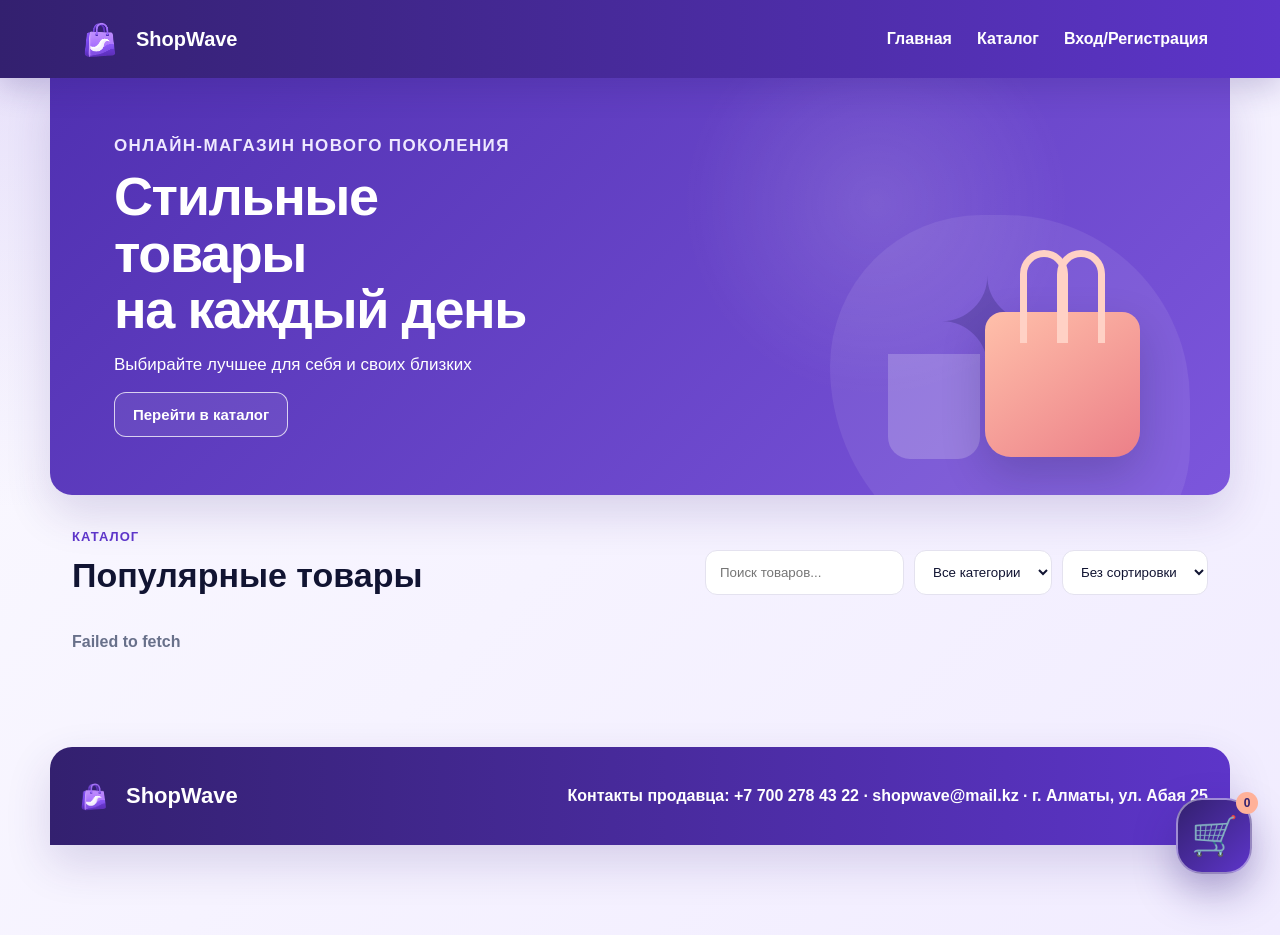
<file: index.html>
<!DOCTYPE html>
<html lang="ru">
<head>
  <meta charset="UTF-8">
  <meta name="viewport" content="width=device-width, initial-scale=1.0">
  <title>ShopWave — Главная</title>
  <link rel="stylesheet" href="css/style.css">
</head>
<body>
<header class="site-header"></header>

<main>
  <section class="hero">
    <div class="hero-content">
      <p class="eyebrow">Онлайн-магазин нового поколения</p>
      <h1>Стильные товары<br>на каждый день</h1>
      <p>Выбирайте лучшее для себя и своих близких</p>
      <a href="#catalog" class="btn btn-light">Перейти в каталог</a>
    </div>
    <div class="hero-art">
      <div class="plant"></div>
      <div class="bag-hero"></div>
    </div>
  </section>

  <section class="catalog-section" id="catalog">
    <div class="section-head">
      <div>
        <p class="eyebrow dark">Каталог</p>
        <h2>Популярные товары</h2>
      </div>
      <div class="filters">
        <input id="searchInput" type="search" placeholder="Поиск товаров...">
        <select id="categoryFilter">
          <option value="all">Все категории</option>
        </select>
        <select id="sortSelect">
          <option value="default">Без сортировки</option>
          <option value="price-asc">Цена ↑</option>
          <option value="price-desc">Цена ↓</option>
          <option value="title-asc">По алфавиту</option>
        </select>
      </div>
    </div>

    <div id="productsGrid" class="products-grid"></div>
    <p id="statusText" class="status-text">Загрузка товаров...</p>
  </section>
</main>

<footer class="footer">
  <div>
    <img src="assets/logo-icon.png" alt="ShopWave">
    <strong>ShopWave</strong>
  </div>
  <p>Контакты продавца: +7 700 278 43 22 · shopwave@mail.kz · г. Алматы, ул. Абая 25</p>
</footer>

<a href="cart.html" class="floating-cart" title="Корзина">
  🛒
  <span class="cart-count floating-count">0</span>
</a>

<script type="module" src="js/app.js"></script>
</body>
</html>
</file>
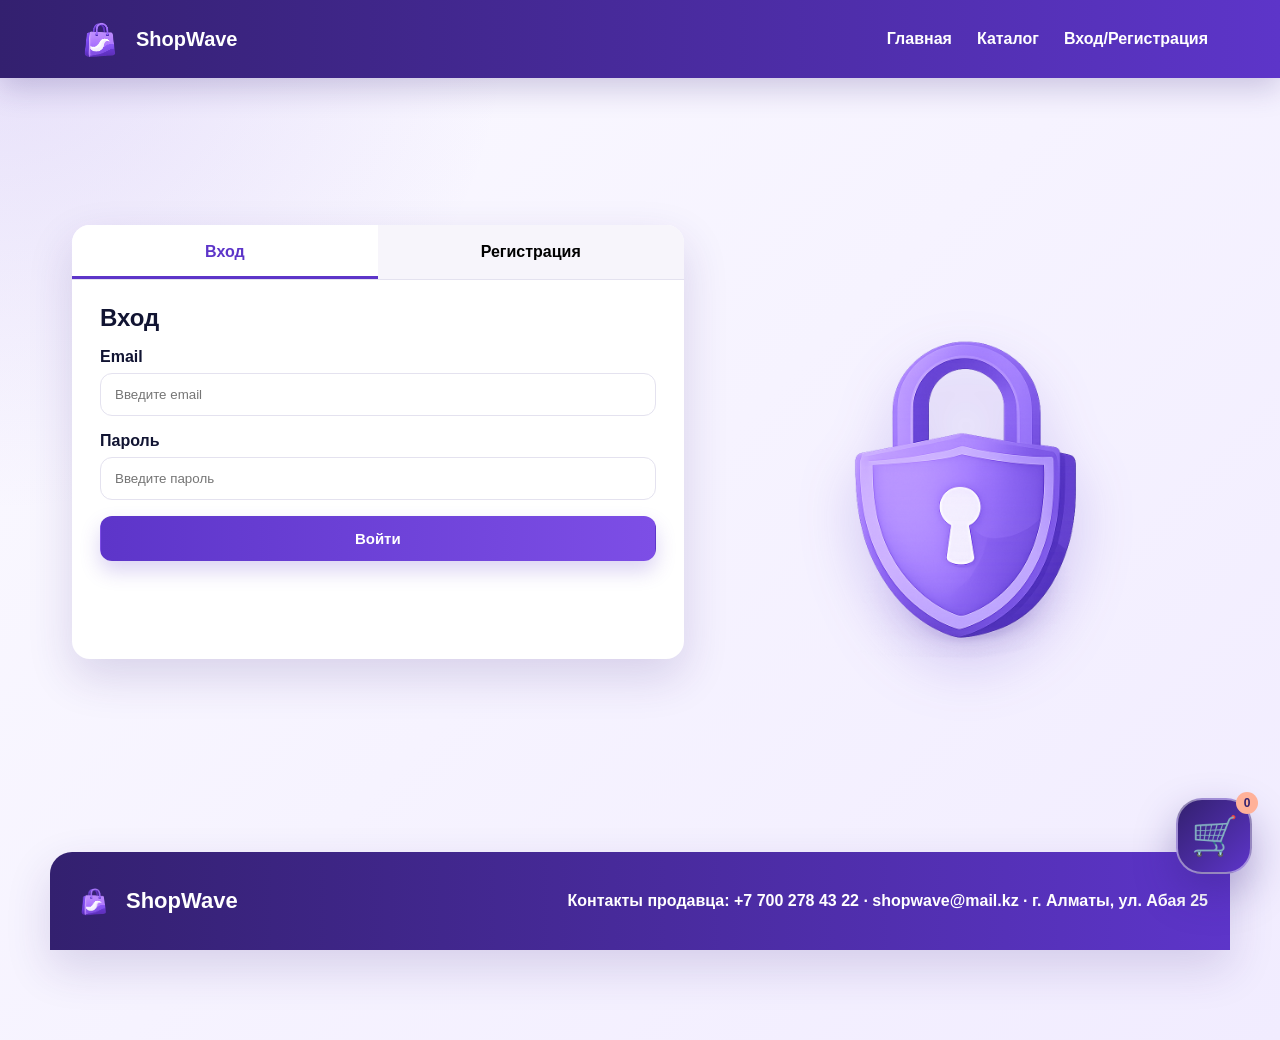
<file: auth.html>
<!DOCTYPE html>
<html lang="ru">
<head>
  <meta charset="UTF-8">
  <meta name="viewport" content="width=device-width, initial-scale=1.0">
  <title>ShopWave — Вход / Регистрация</title>
  <link rel="stylesheet" href="css/style.css">
</head>
<body>
<header class="site-header"></header>

<main class="auth-page">
  <section class="auth-card">
    <div class="tabs">
      <button class="tab active" data-tab="login">Вход</button>
      <button class="tab" data-tab="register">Регистрация</button>
    </div>

    <form id="loginForm" class="auth-form">
      <h1>Вход</h1>
      <label>Email
        <input type="email" name="email" placeholder="Введите email" required>
      </label>
      <label>Пароль
        <input type="password" name="password" placeholder="Введите пароль" minlength="6" required>
      </label>
      <button class="btn btn-primary" type="submit">Войти</button>
      <p class="form-message" id="loginMessage"></p>
    </form>

    <form id="registerForm" class="auth-form hidden">
      <h1>Регистрация</h1>
      <label>Имя
        <input type="text" name="name" placeholder="Введите ваше имя" minlength="2" required>
      </label>
      <label>Email
        <input type="email" name="email" placeholder="Введите email" required>
      </label>
      <label>Пароль
        <input type="password" name="password" placeholder="Введите пароль" minlength="6" required>
      </label>
      <label>Подтвердите пароль
        <input type="password" name="confirmPassword" placeholder="Повторите пароль" minlength="6" required>
      </label>
      <button class="btn btn-primary" type="submit">Зарегистрироваться</button>
      <p class="form-message" id="registerMessage"></p>
    </form>
  </section>

  <aside class="auth-art">
    <img src="assets/auth-lock.png" alt="Защита аккаунта">
  </aside>
</main>

<footer class="footer">
  <div><img src="assets/logo-icon.png" alt="ShopWave"><strong>ShopWave</strong></div>
  <p>Контакты продавца: +7 700 278 43 22 · shopwave@mail.kz · г. Алматы, ул. Абая 25</p>
</footer>

<a href="cart.html" class="floating-cart" title="Корзина">🛒<span class="cart-count floating-count">0</span></a>

<script type="module" src="js/auth.js"></script>
</body>
</html>
</file>
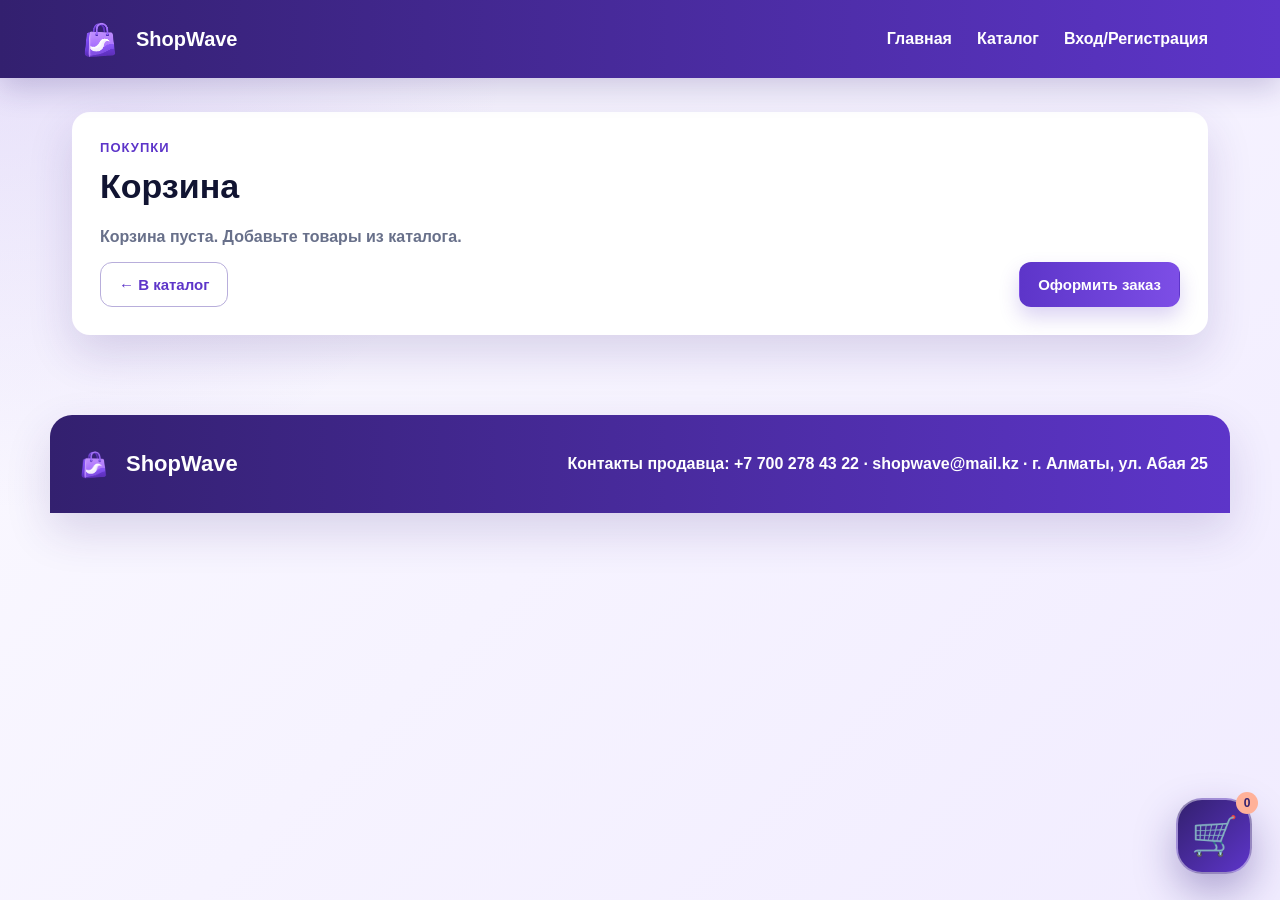
<file: cart.html>
<!DOCTYPE html>
<html lang="ru">
<head>
  <meta charset="UTF-8">
  <meta name="viewport" content="width=device-width, initial-scale=1.0">
  <title>ShopWave — Корзина</title>
  <link rel="stylesheet" href="css/style.css">
</head>
<body>
<header class="site-header"></header>

<main class="page">
  <section class="cart-card">
    <div class="section-head">
      <div>
        <p class="eyebrow dark">Покупки</p>
        <h1>Корзина</h1>
      </div>
    </div>

    <div id="cartContainer"></div>

    <div class="cart-actions">
      <a href="index.html#catalog" class="btn btn-outline">← В каталог</a>
      <button id="checkoutBtn" class="btn btn-primary">Оформить заказ</button>
    </div>
  </section>
</main>

<footer class="footer">
  <div><img src="assets/logo-icon.png" alt="ShopWave"><strong>ShopWave</strong></div>
  <p>Контакты продавца: +7 700 278 43 22 · shopwave@mail.kz · г. Алматы, ул. Абая 25</p>
</footer>

<a href="cart.html" class="floating-cart" title="Корзина">🛒<span class="cart-count floating-count">0</span></a>

<script type="module" src="js/cartPage.js"></script>
</body>
</html>
</file>
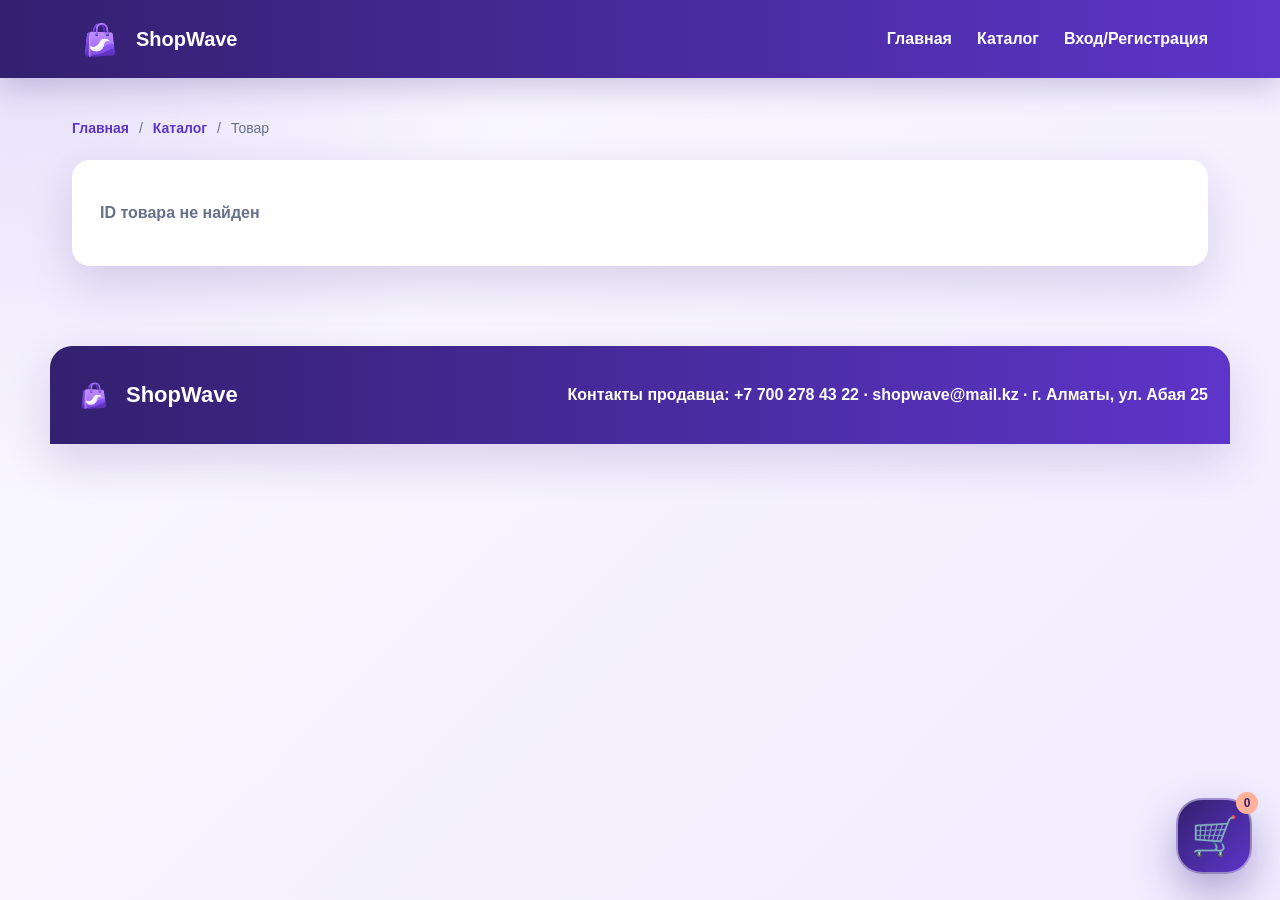
<file: product.html>
<!DOCTYPE html>
<html lang="ru">
<head>
  <meta charset="UTF-8">
  <meta name="viewport" content="width=device-width, initial-scale=1.0">
  <title>ShopWave — Товар</title>
  <link rel="stylesheet" href="css/style.css">
</head>
<body>
<header class="site-header"></header>

<main class="page">
  <nav class="breadcrumbs">
    <a href="index.html">Главная</a>
    <span>/</span>
    <a href="index.html#catalog">Каталог</a>
    <span>/</span>
    <span id="crumbTitle">Товар</span>
  </nav>

  <section id="productDetails" class="product-details">
    <p class="status-text">Загрузка товара...</p>
  </section>
</main>

<footer class="footer">
  <div><img src="assets/logo-icon.png" alt="ShopWave"><strong>ShopWave</strong></div>
  <p>Контакты продавца: +7 700 278 43 22 · shopwave@mail.kz · г. Алматы, ул. Абая 25</p>
</footer>

<a href="cart.html" class="floating-cart" title="Корзина">🛒<span class="cart-count floating-count">0</span></a>

<script type="module" src="js/product.js"></script>
</body>
</html>
</file>
<file: css/style.css>
:root {
  --primary: #5d35c9;
  --primary-dark: #33206f;
  --primary-soft: #eee8ff;
  --accent: #ffb199;
  --text: #111432;
  --muted: #68708a;
  --border: #e4e2ef;
  --card: #ffffff;
  --danger: #ff4d4d;
  --success: #17a65b;
  --shadow: 0 18px 45px rgba(54, 34, 124, 0.16);
  --radius: 18px;
}

* { box-sizing: border-box; }

body {
  margin: 0;
  font-family: Inter, "Segoe UI", Arial, sans-serif;
  color: var(--text);
  background:
    radial-gradient(circle at top left, rgba(119, 80, 220, .16), transparent 32rem),
    linear-gradient(135deg, #fbfaff, #f1ecff);
  min-height: 100vh;
  padding-bottom: 90px;
}

a { color: inherit; text-decoration: none; }

.site-header {
  position: sticky;
  top: 0;
  z-index: 20;
  background: linear-gradient(90deg, var(--primary-dark), var(--primary));
  box-shadow: 0 10px 30px rgba(49, 32, 120, 0.22);
}

.header-inner {
  max-width: 1180px;
  margin: 0 auto;
  min-height: 78px;
  padding: 0 22px;
  display: flex;
  align-items: center;
  gap: 24px;
}

.logo {
  display: flex;
  align-items: center;
  gap: 10px;
  color: white;
  font-weight: 900;
  font-size: 20px;
}

.logo img {
  width: 54px;
  height: 54px;
  object-fit: contain;
  border-radius: 14px;
}

.nav {
  display: flex;
  gap: 25px;
  margin-left: auto;
  align-items: center;
}

.nav a,
.logout-btn {
  color: #fff;
  font-size: 16px;
  font-weight: 800;
  border: 0;
  background: transparent;
  cursor: pointer;
  font-family: inherit;
}

.nav a:hover,
.logout-btn:hover { text-decoration: underline; }

.user-greeting {
  color: #fff;
  font-size: 14px;
  padding: 8px 12px;
  background: rgba(255,255,255,.12);
  border-radius: 999px;
}

.cart-count {
  min-width: 22px;
  height: 22px;
  border-radius: 50%;
  background: var(--accent);
  color: var(--primary-dark);
  font-weight: 900;
  font-size: 12px;
  display: grid;
  place-items: center;
}

.floating-cart {
  position: fixed;
  right: 28px;
  bottom: 26px;
  z-index: 50;
  width: 76px;
  height: 76px;
  border-radius: 26px;
  background: linear-gradient(135deg, var(--primary-dark), var(--primary));
  color: #fff;
  display: grid;
  place-items: center;
  font-size: 38px;
  box-shadow: 0 18px 40px rgba(53, 31, 126, .35);
  border: 2px solid rgba(255,255,255,.45);
}

.floating-count {
  position: absolute;
  top: -8px;
  right: -8px;
}

.hero {
  max-width: 1180px;
  min-height: 360px;
  margin: 0 auto;
  border-radius: 0 0 22px 22px;
  overflow: hidden;
  display: grid;
  grid-template-columns: 1fr 1fr;
  background:
    radial-gradient(circle at 70% 30%, rgba(255,255,255,.12), transparent 12rem),
    linear-gradient(135deg, #5030b1, #7c56dc);
  color: white;
  box-shadow: var(--shadow);
}

.hero-content { padding: 58px 64px; }

.eyebrow {
  margin: 0 0 12px;
  color: #eee8ff;
  font-weight: 900;
  font-size: 13px;
  text-transform: uppercase;
  letter-spacing: .08em;
}

.eyebrow.dark { color: var(--primary); }

.hero h1 {
  margin: 0;
  font-size: clamp(34px, 5vw, 54px);
  line-height: 1.05;
  letter-spacing: -1.4px;
}

.hero p { font-size: 17px; }

.hero-art {
  position: relative;
  min-height: 320px;
  overflow: hidden;
}

.hero-art::before {
  content: "";
  position: absolute;
  right: 40px;
  bottom: -80px;
  width: 360px;
  height: 360px;
  background: rgba(255,255,255,.08);
  border-radius: 45% 55% 38% 62%;
}

.bag-hero {
  position: absolute;
  width: 155px;
  height: 145px;
  right: 90px;
  bottom: 38px;
  background: linear-gradient(145deg, #ffc0aa, #ec7f88);
  border-radius: 18px 18px 26px 26px;
  box-shadow: 0 18px 45px rgba(17, 20, 50, .2);
}

.bag-hero::before,
.bag-hero::after {
  content: "";
  position: absolute;
  top: -62px;
  width: 34px;
  height: 86px;
  border: 7px solid #ffd1c5;
  border-bottom: 0;
  border-radius: 40px 40px 0 0;
}

.bag-hero::before { left: 35px; }
.bag-hero::after { right: 35px; }

.plant {
  position: absolute;
  right: 250px;
  bottom: 36px;
  width: 92px;
  height: 105px;
  background: rgba(255,255,255,.2);
  border-radius: 0 0 22px 22px;
}

.plant::before {
  content: "✦";
  position: absolute;
  top: -100px;
  right: -58px;
  font-size: 120px;
  color: rgba(28, 20, 85, .24);
}

.catalog-section,
.page,
.auth-page {
  max-width: 1180px;
  margin: 0 auto;
  padding: 34px 22px 60px;
}

.section-head {
  display: flex;
  align-items: end;
  justify-content: space-between;
  gap: 20px;
  margin-bottom: 22px;
}

.section-head h1,
.section-head h2 { margin: 0; font-size: 34px; }

.filters {
  display: flex;
  gap: 10px;
  flex-wrap: wrap;
}

input,
select {
  border: 1px solid var(--border);
  border-radius: 12px;
  padding: 13px 14px;
  outline: none;
  background: white;
  color: var(--text);
}

input:focus,
select:focus {
  border-color: var(--primary);
  box-shadow: 0 0 0 4px rgba(93,53,201,.12);
}

.products-grid {
  display: grid;
  grid-template-columns: repeat(4, 1fr);
  gap: 22px;
}

.product-card {
  background: var(--card);
  border: 1px solid var(--border);
  border-radius: var(--radius);
  overflow: hidden;
  box-shadow: 0 12px 30px rgba(65, 42, 140, .08);
  transition: .22s;
}

.product-card:hover {
  transform: translateY(-6px);
  box-shadow: var(--shadow);
}

.product-img {
  height: 220px;
  padding: 26px;
  display: grid;
  place-items: center;
  background: linear-gradient(180deg, #fff, #f4f2fa);
}

.product-img img {
  max-width: 100%;
  max-height: 170px;
  object-fit: contain;
  mix-blend-mode: multiply;
}

.product-body { padding: 18px; }

.product-title {
  min-height: 48px;
  font-weight: 900;
  margin: 0 0 10px;
  font-size: 17px;
}

.price {
  color: var(--primary);
  font-weight: 900;
  font-size: 20px;
  margin: 0 0 14px;
}

.btn {
  border-radius: 12px;
  padding: 13px 18px;
  border: 1px solid transparent;
  font-weight: 900;
  cursor: pointer;
  display: inline-flex;
  justify-content: center;
  align-items: center;
  gap: 8px;
  transition: .2s;
  font-size: 15px;
}

.btn-primary {
  background: linear-gradient(90deg, var(--primary), #7d4ee6);
  color: white;
  box-shadow: 0 10px 20px rgba(93,53,201,.22);
}

.btn-primary:hover { transform: translateY(-2px); }

.btn-outline {
  border-color: #b8aedb;
  color: var(--primary);
  background: white;
}

.btn-light {
  color: white;
  border-color: rgba(255,255,255,.75);
  background: rgba(255,255,255,.08);
}

.btn-danger {
  color: var(--danger);
  background: #fff2f2;
  border-color: #ffd2d2;
}

.status-text {
  color: var(--muted);
  font-weight: 800;
}

.breadcrumbs {
  display: flex;
  gap: 10px;
  color: var(--muted);
  font-size: 14px;
  margin: 8px 0 24px;
}

.breadcrumbs a {
  color: var(--primary);
  font-weight: 800;
}

.product-details {
  background: white;
  border-radius: var(--radius);
  box-shadow: var(--shadow);
  padding: 28px;
  display: grid;
  grid-template-columns: 1fr 1fr;
  gap: 34px;
}

.details-image {
  border-radius: 16px;
  background: linear-gradient(180deg, #fff, #f3f2f8);
  display: grid;
  place-items: center;
  min-height: 460px;
  padding: 30px;
}

.details-image img {
  max-width: 100%;
  max-height: 380px;
  object-fit: contain;
  mix-blend-mode: multiply;
}

.details-info h1 {
  font-size: clamp(28px, 4vw, 44px);
  margin: 0 0 14px;
}

.availability {
  color: var(--success);
  font-weight: 900;
  margin-bottom: 22px;
}

.description {
  line-height: 1.7;
  color: var(--muted);
}

.details-actions {
  display: grid;
  gap: 12px;
  margin-top: 26px;
}

.cart-card,
.auth-card {
  background: white;
  border-radius: var(--radius);
  box-shadow: var(--shadow);
  padding: 28px;
}

.cart-table {
  width: 100%;
  border-collapse: collapse;
}

.cart-table th,
.cart-table td {
  border-bottom: 1px solid var(--border);
  padding: 16px 10px;
  text-align: left;
}

.cart-product {
  display: flex;
  align-items: center;
  gap: 14px;
  font-weight: 900;
}

.cart-product img {
  width: 72px;
  height: 72px;
  object-fit: contain;
  border-radius: 12px;
  background: #f5f3fb;
  padding: 10px;
}

.qty-control {
  display: inline-flex;
  border: 1px solid var(--border);
  border-radius: 10px;
  overflow: hidden;
}

.qty-control button {
  border: 0;
  background: white;
  padding: 8px 12px;
  cursor: pointer;
}

.qty-control span {
  padding: 8px 12px;
  border-left: 1px solid var(--border);
  border-right: 1px solid var(--border);
}

.total-row {
  display: flex;
  justify-content: flex-end;
  gap: 28px;
  padding: 24px 10px;
  font-size: 22px;
  font-weight: 900;
}

.cart-actions {
  display: flex;
  justify-content: space-between;
  gap: 18px;
}

.auth-page {
  display: grid;
  grid-template-columns: 1.1fr .9fr;
  gap: 24px;
  align-items: center;
}

.tabs {
  display: grid;
  grid-template-columns: 1fr 1fr;
  margin: -28px -28px 24px;
  border-bottom: 1px solid var(--border);
  overflow: hidden;
  border-radius: var(--radius) var(--radius) 0 0;
}

.tab {
  border: 0;
  background: #f7f5fb;
  padding: 18px;
  font-weight: 900;
  cursor: pointer;
  font-size: 16px;
}

.tab.active {
  color: var(--primary);
  background: white;
  box-shadow: inset 0 -3px 0 var(--primary);
}

.auth-form {
  display: grid;
  gap: 16px;
}

.auth-form h1 { margin: 0; }

.auth-form label {
  font-weight: 900;
  display: grid;
  gap: 7px;
}

.hidden { display: none; }

.form-message {
  min-height: 22px;
  font-weight: 800;
}

.form-message.error { color: var(--danger); }
.form-message.success { color: var(--success); }

.auth-art {
  min-height: 480px;
  display: grid;
  place-items: center;
}

.auth-art img {
  width: 100%;
  max-width: 440px;
  object-fit: contain;
  filter: drop-shadow(0 25px 28px rgba(93,53,201,.22));
}

.footer {
  max-width: 1180px;
  margin: 20px auto 0;
  padding: 28px 22px;
  color: #fff;
  background: linear-gradient(90deg, var(--primary-dark), var(--primary));
  border-radius: 22px 22px 0 0;
  display: flex;
  align-items: center;
  justify-content: space-between;
  gap: 22px;
  box-shadow: var(--shadow);
}

.footer div {
  display: flex;
  align-items: center;
  gap: 12px;
  font-size: 22px;
}

.footer img {
  width: 42px;
  height: 42px;
  object-fit: contain;
}

.footer p {
  margin: 0;
  font-weight: 700;
  text-align: right;
}

@media (max-width: 900px) {
  .header-inner {
    height: auto;
    padding: 14px 18px;
    flex-wrap: wrap;
  }

  .nav {
    width: 100%;
    justify-content: space-between;
    gap: 12px;
  }

  .hero,
  .product-details,
  .auth-page {
    grid-template-columns: 1fr;
  }

  .hero-content { padding: 42px 28px; }
  .hero-art { display: none; }
  .products-grid { grid-template-columns: repeat(2, 1fr); }

  .section-head,
  .cart-actions,
  .footer {
    align-items: stretch;
    flex-direction: column;
  }

  .footer p { text-align: left; }

  .filters,
  .filters input,
  .filters select,
  .cart-actions .btn {
    width: 100%;
  }

  .cart-table,
  .cart-table tbody,
  .cart-table tr,
  .cart-table td {
    display: block;
    width: 100%;
  }

  .cart-table thead { display: none; }

  .cart-table tr {
    border: 1px solid var(--border);
    border-radius: 16px;
    padding: 12px;
    margin-bottom: 14px;
  }

  .cart-table td {
    border: 0;
    padding: 8px;
  }
}

@media (max-width: 540px) {
  .products-grid { grid-template-columns: 1fr; }
  .logo { font-size: 18px; }
  .nav a, .logout-btn, .user-greeting { font-size: 12px; }
  .details-image { min-height: 300px; }
  .floating-cart { width: 64px; height: 64px; font-size: 31px; right: 18px; bottom: 18px; }
}
</file>
